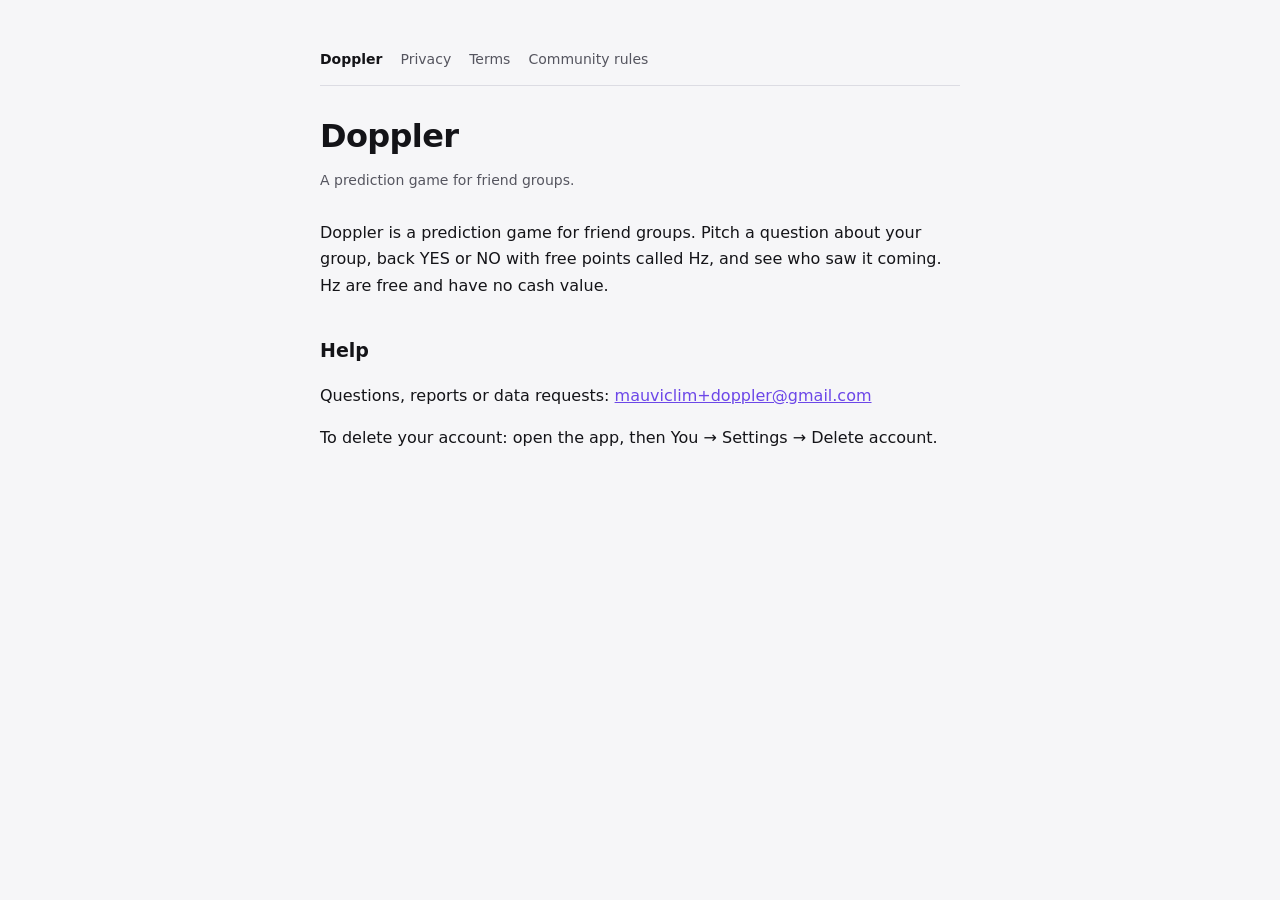
<file: index.html>
<!doctype html>
<html lang="en">
<head>
<meta charset="utf-8">
<meta name="viewport" content="width=device-width, initial-scale=1, viewport-fit=cover">
<title>Doppler</title>
<link rel="stylesheet" href="style.css">
</head>
<body>
<main>
<nav><a href="index.html" aria-current="page">Doppler</a><a href="privacy.html">Privacy</a><a href="terms.html">Terms</a><a href="rules.html">Community rules</a></nav>
<h1>Doppler</h1>
<p class="meta">A prediction game for friend groups.</p>
<p>Doppler is a prediction game for friend groups. Pitch a question about your group, back YES or NO with free points called Hz, and see who saw it coming. Hz are free and have no cash value.</p>
<h2>Help</h2>
<p>Questions, reports or data requests: <a href="mailto:mauviclim+doppler@gmail.com">mauviclim+doppler@gmail.com</a></p>
<p>To delete your account: open the app, then You → Settings → Delete account.</p>
</main>
</body>
</html>
</file>
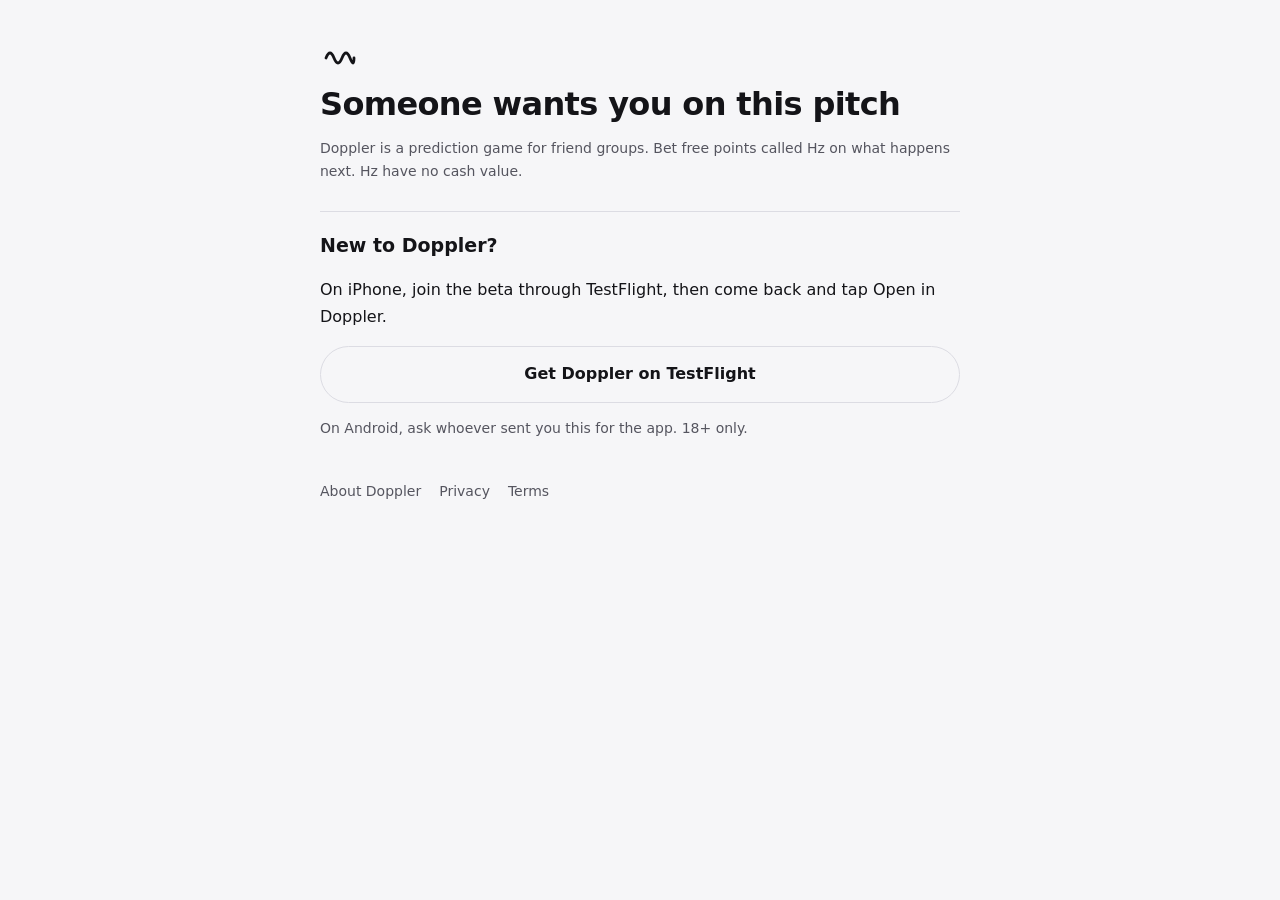
<file: p.html>
<!doctype html>
<html lang="en">
<head>
<meta charset="utf-8">
<meta name="viewport" content="width=device-width, initial-scale=1, viewport-fit=cover">
<meta name="robots" content="noindex">
<title>A pitch on Doppler</title>
<link rel="stylesheet" href="style.css">
<style>
  .btn { display: block; text-align: center; font-weight: 600; text-decoration: none; padding: 14px 18px; border-radius: 999px; margin: 10px 0; }
  .btn.primary { background: var(--fg); color: var(--bg); }
  .btn.quiet { border: 1px solid var(--line); color: var(--fg); }
  .code { font-size: 30px; font-weight: 600; letter-spacing: 0.14em; margin: 2px 0 0; }
  .box { border-top: 1px solid var(--line); padding-top: 18px; margin-top: 28px; }
  [hidden] { display: none !important; }
</style>
</head>
<body>
<main>
<svg class="wave" viewBox="0 0 16 10" aria-hidden="true"><path d="M1 5 Q3 0 5 5 T9 5 T13 5 T15 5" stroke="currentColor" stroke-width="1.4" fill="none" stroke-linecap="round"/></svg>
<h1>Someone wants you on this pitch</h1>
<p class="meta">Doppler is a prediction game for friend groups. Bet free points called Hz on what happens next. Hz have no cash value.</p>

<a class="btn primary" id="open" href="index.html">Open in Doppler</a>

<div id="code-box" class="box" hidden>
  <p class="meta" style="margin:0">Room code</p>
  <p class="code" id="code"></p>
  <p class="meta">Already have Doppler? Tap Open in Doppler above, or type the code under Join a group.</p>
</div>

<div class="box">
  <h2 style="margin-top:0">New to Doppler?</h2>
  <p>On iPhone, join the beta through TestFlight, then come back and tap Open in Doppler.</p>
  <a class="btn quiet" href="https://testflight.apple.com/join/1mY8NhDV">Get Doppler on TestFlight</a>
  <p class="meta">On Android, ask whoever sent you this for the app. 18+ only.</p>
</div>

<nav style="border:0;margin-top:40px"><a href="index.html">About Doppler</a><a href="privacy.html">Privacy</a><a href="terms.html">Terms</a></nav>
</main>
<script>
  // The link looks like p.html#m=<pitch id>&c=<room code>. Everything after # stays in the browser.
  var q = new URLSearchParams(location.hash.slice(1));
  var m = q.get('m') || '';
  var c = (q.get('c') || '').toUpperCase();
  if (!/^[0-9a-f-]{36}$/i.test(m)) m = '';
  if (!/^[A-Z0-9]{4,16}$/.test(c)) c = '';
  var open = document.getElementById('open');
  if (c) {
    open.href = 'doppler://join/' + c + (m ? '?m=' + m : '');
    document.getElementById('code').textContent = c;
    document.getElementById('code-box').hidden = false;
  } else if (m) {
    open.href = 'doppler://market/' + m;
  } else {
    open.hidden = true;
  }
</script>
</body>
</html>
</file>
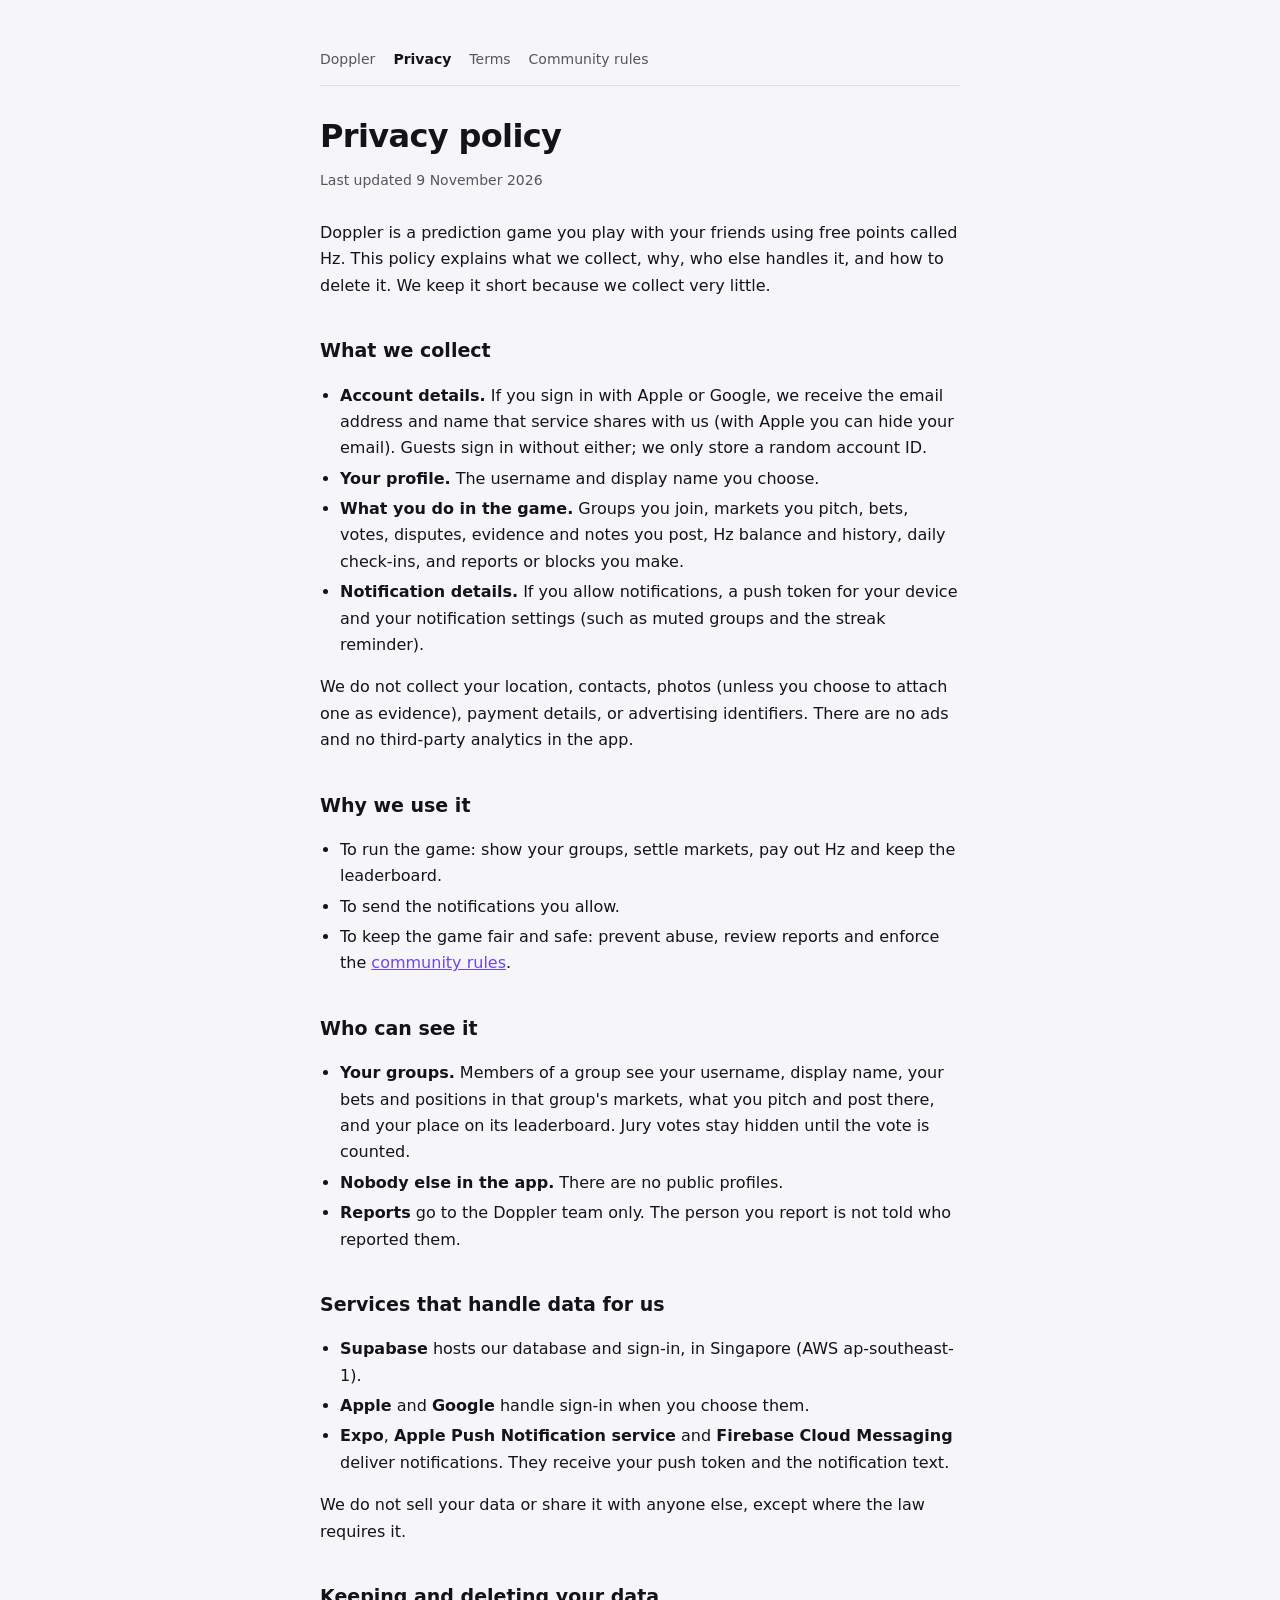
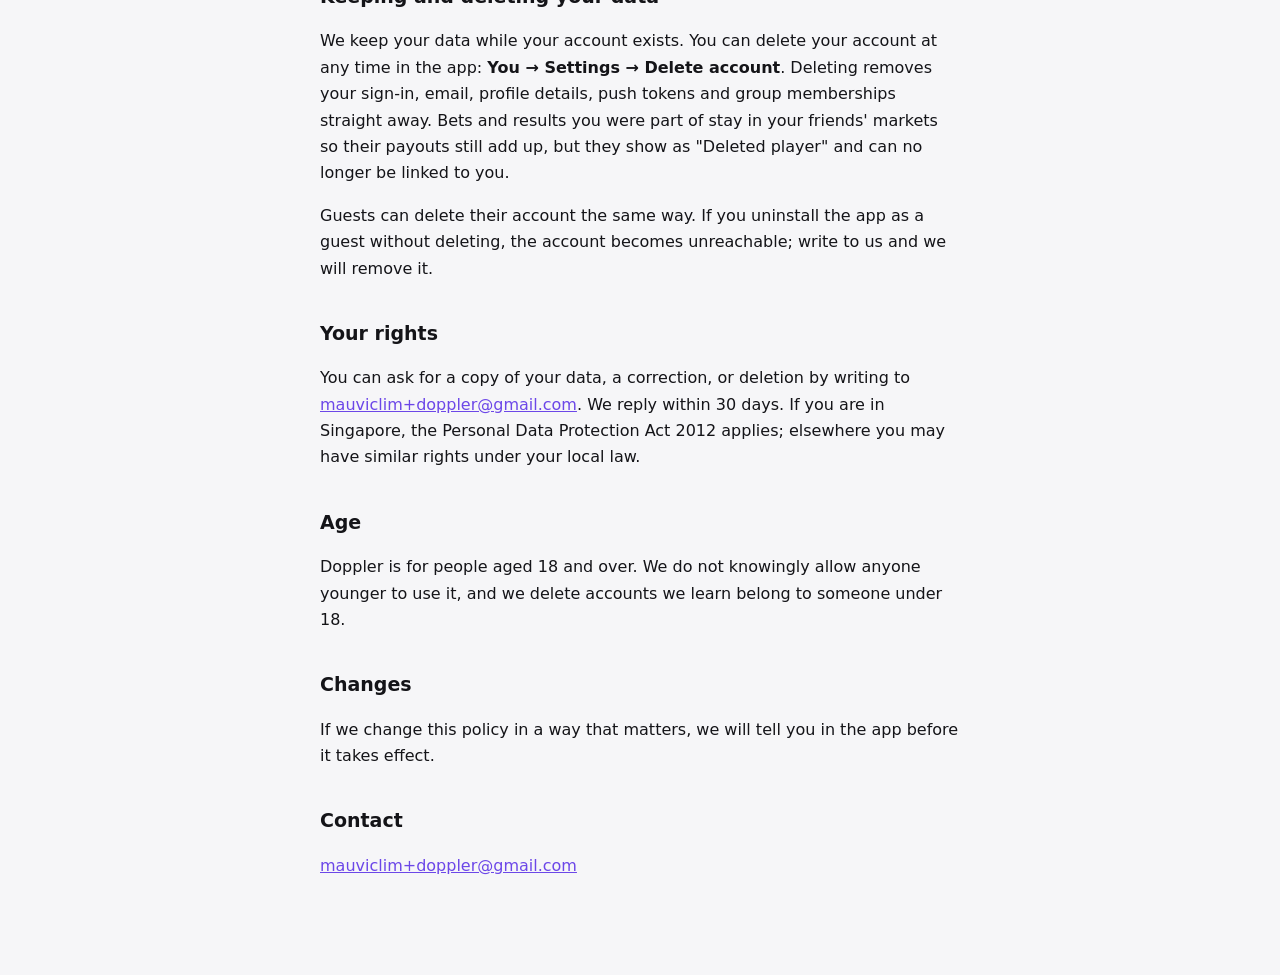
<file: privacy.html>
<!doctype html>
<html lang="en">
<head>
<meta charset="utf-8">
<meta name="viewport" content="width=device-width, initial-scale=1, viewport-fit=cover">
<title>Doppler Privacy Policy</title>
<link rel="stylesheet" href="style.css">
</head>
<body>
<main>
<nav><a href="index.html">Doppler</a><a href="privacy.html" aria-current="page">Privacy</a><a href="terms.html">Terms</a><a href="rules.html">Community rules</a></nav>
<h1>Privacy policy</h1>
<p class="meta">Last updated 9 November 2026</p>

<p>Doppler is a prediction game you play with your friends using free points called Hz. This policy explains what we collect, why, who else handles it, and how to delete it. We keep it short because we collect very little.</p>

<h2>What we collect</h2>
<ul>
  <li><b>Account details.</b> If you sign in with Apple or Google, we receive the email address and name that service shares with us (with Apple you can hide your email). Guests sign in without either; we only store a random account ID.</li>
  <li><b>Your profile.</b> The username and display name you choose.</li>
  <li><b>What you do in the game.</b> Groups you join, markets you pitch, bets, votes, disputes, evidence and notes you post, Hz balance and history, daily check-ins, and reports or blocks you make.</li>
  <li><b>Notification details.</b> If you allow notifications, a push token for your device and your notification settings (such as muted groups and the streak reminder).</li>
</ul>
<p>We do not collect your location, contacts, photos (unless you choose to attach one as evidence), payment details, or advertising identifiers. There are no ads and no third-party analytics in the app.</p>

<h2>Why we use it</h2>
<ul>
  <li>To run the game: show your groups, settle markets, pay out Hz and keep the leaderboard.</li>
  <li>To send the notifications you allow.</li>
  <li>To keep the game fair and safe: prevent abuse, review reports and enforce the <a href="rules.html">community rules</a>.</li>
</ul>

<h2>Who can see it</h2>
<ul>
  <li><b>Your groups.</b> Members of a group see your username, display name, your bets and positions in that group's markets, what you pitch and post there, and your place on its leaderboard. Jury votes stay hidden until the vote is counted.</li>
  <li><b>Nobody else in the app.</b> There are no public profiles.</li>
  <li><b>Reports</b> go to the Doppler team only. The person you report is not told who reported them.</li>
</ul>

<h2>Services that handle data for us</h2>
<ul>
  <li><b>Supabase</b> hosts our database and sign-in, in Singapore (AWS ap-southeast-1).</li>
  <li><b>Apple</b> and <b>Google</b> handle sign-in when you choose them.</li>
  <li><b>Expo</b>, <b>Apple Push Notification service</b> and <b>Firebase Cloud Messaging</b> deliver notifications. They receive your push token and the notification text.</li>
</ul>
<p>We do not sell your data or share it with anyone else, except where the law requires it.</p>

<h2>Keeping and deleting your data</h2>
<p>We keep your data while your account exists. You can delete your account at any time in the app: <b>You → Settings → Delete account</b>. Deleting removes your sign-in, email, profile details, push tokens and group memberships straight away. Bets and results you were part of stay in your friends' markets so their payouts still add up, but they show as "Deleted player" and can no longer be linked to you.</p>
<p>Guests can delete their account the same way. If you uninstall the app as a guest without deleting, the account becomes unreachable; write to us and we will remove it.</p>

<h2>Your rights</h2>
<p>You can ask for a copy of your data, a correction, or deletion by writing to <a href="mailto:mauviclim+doppler@gmail.com">mauviclim+doppler@gmail.com</a>. We reply within 30 days. If you are in Singapore, the Personal Data Protection Act 2012 applies; elsewhere you may have similar rights under your local law.</p>

<h2>Age</h2>
<p>Doppler is for people aged 18 and over. We do not knowingly allow anyone younger to use it, and we delete accounts we learn belong to someone under 18.</p>

<h2>Changes</h2>
<p>If we change this policy in a way that matters, we will tell you in the app before it takes effect.</p>

<h2>Contact</h2>
<p><a href="mailto:mauviclim+doppler@gmail.com">mauviclim+doppler@gmail.com</a></p>
</main>
</body>
</html>
</file>
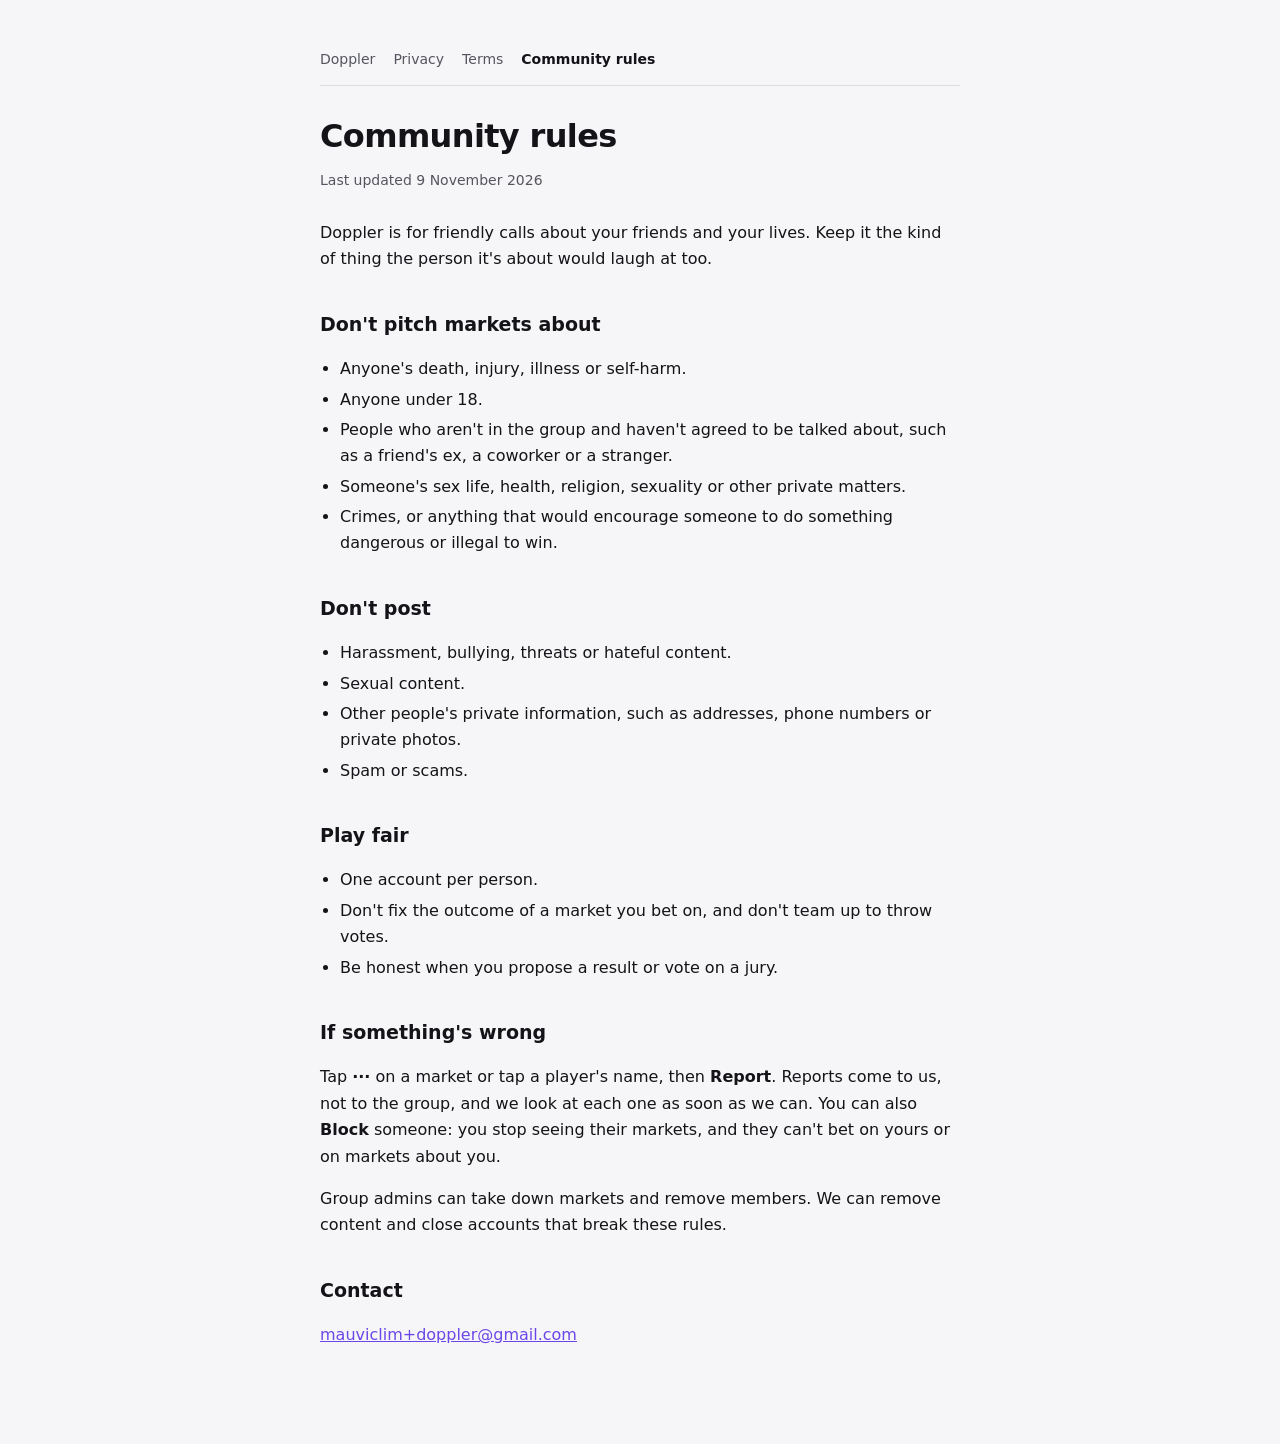
<file: rules.html>
<!doctype html>
<html lang="en">
<head>
<meta charset="utf-8">
<meta name="viewport" content="width=device-width, initial-scale=1, viewport-fit=cover">
<title>Doppler Community Rules</title>
<link rel="stylesheet" href="style.css">
</head>
<body>
<main>
<nav><a href="index.html">Doppler</a><a href="privacy.html">Privacy</a><a href="terms.html">Terms</a><a href="rules.html" aria-current="page">Community rules</a></nav>
<h1>Community rules</h1>
<p class="meta">Last updated 9 November 2026</p>

<p>Doppler is for friendly calls about your friends and your lives. Keep it the kind of thing the person it's about would laugh at too.</p>

<h2>Don't pitch markets about</h2>
<ul>
  <li>Anyone's death, injury, illness or self-harm.</li>
  <li>Anyone under 18.</li>
  <li>People who aren't in the group and haven't agreed to be talked about, such as a friend's ex, a coworker or a stranger.</li>
  <li>Someone's sex life, health, religion, sexuality or other private matters.</li>
  <li>Crimes, or anything that would encourage someone to do something dangerous or illegal to win.</li>
</ul>

<h2>Don't post</h2>
<ul>
  <li>Harassment, bullying, threats or hateful content.</li>
  <li>Sexual content.</li>
  <li>Other people's private information, such as addresses, phone numbers or private photos.</li>
  <li>Spam or scams.</li>
</ul>

<h2>Play fair</h2>
<ul>
  <li>One account per person.</li>
  <li>Don't fix the outcome of a market you bet on, and don't team up to throw votes.</li>
  <li>Be honest when you propose a result or vote on a jury.</li>
</ul>

<h2>If something's wrong</h2>
<p>Tap <b>···</b> on a market or tap a player's name, then <b>Report</b>. Reports come to us, not to the group, and we look at each one as soon as we can. You can also <b>Block</b> someone: you stop seeing their markets, and they can't bet on yours or on markets about you.</p>
<p>Group admins can take down markets and remove members. We can remove content and close accounts that break these rules.</p>

<h2>Contact</h2>
<p><a href="mailto:mauviclim+doppler@gmail.com">mauviclim+doppler@gmail.com</a></p>
</main>
</body>
</html>
</file>
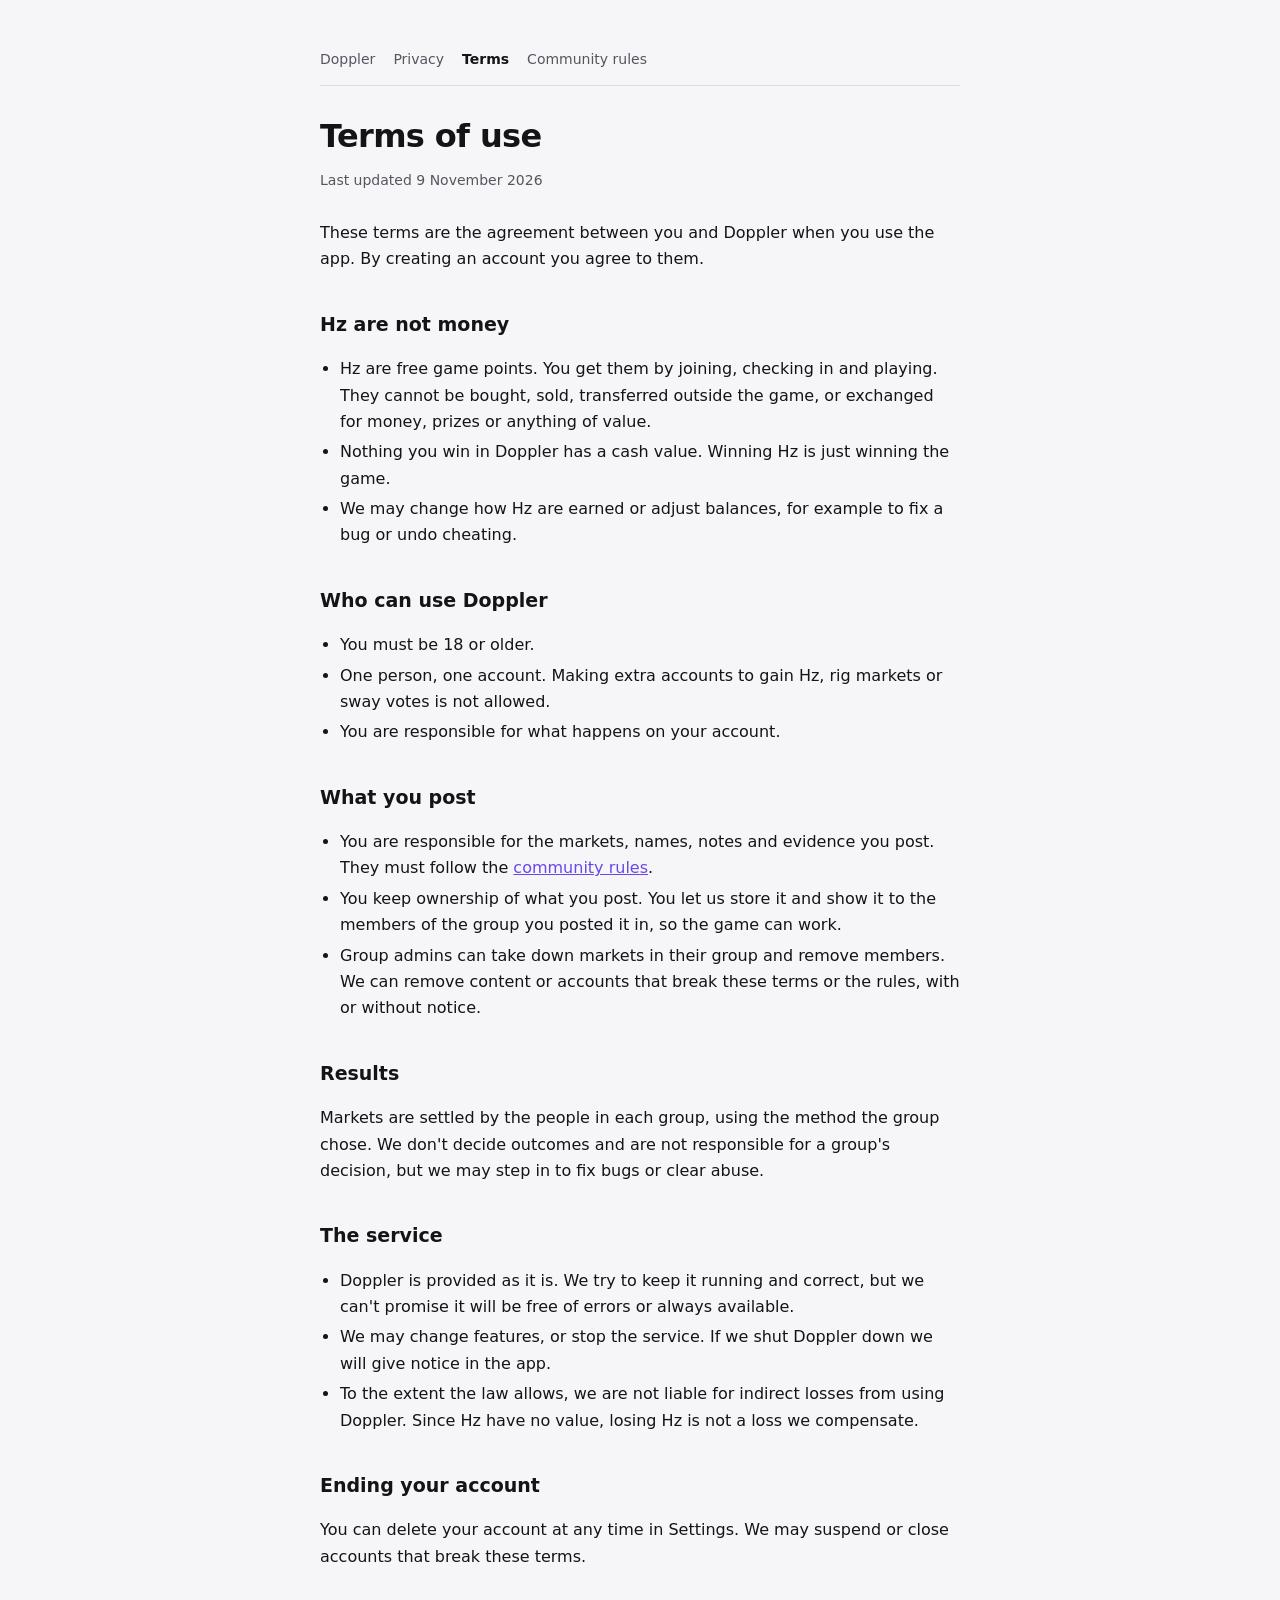
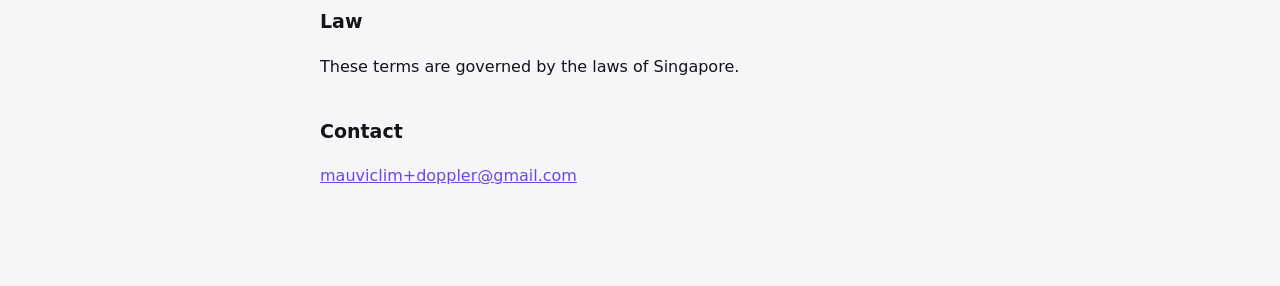
<file: terms.html>
<!doctype html>
<html lang="en">
<head>
<meta charset="utf-8">
<meta name="viewport" content="width=device-width, initial-scale=1, viewport-fit=cover">
<title>Doppler Terms</title>
<link rel="stylesheet" href="style.css">
</head>
<body>
<main>
<nav><a href="index.html">Doppler</a><a href="privacy.html">Privacy</a><a href="terms.html" aria-current="page">Terms</a><a href="rules.html">Community rules</a></nav>
<h1>Terms of use</h1>
<p class="meta">Last updated 9 November 2026</p>

<p>These terms are the agreement between you and Doppler when you use the app. By creating an account you agree to them.</p>

<h2>Hz are not money</h2>
<ul>
  <li>Hz are free game points. You get them by joining, checking in and playing. They cannot be bought, sold, transferred outside the game, or exchanged for money, prizes or anything of value.</li>
  <li>Nothing you win in Doppler has a cash value. Winning Hz is just winning the game.</li>
  <li>We may change how Hz are earned or adjust balances, for example to fix a bug or undo cheating.</li>
</ul>

<h2>Who can use Doppler</h2>
<ul>
  <li>You must be 18 or older.</li>
  <li>One person, one account. Making extra accounts to gain Hz, rig markets or sway votes is not allowed.</li>
  <li>You are responsible for what happens on your account.</li>
</ul>

<h2>What you post</h2>
<ul>
  <li>You are responsible for the markets, names, notes and evidence you post. They must follow the <a href="rules.html">community rules</a>.</li>
  <li>You keep ownership of what you post. You let us store it and show it to the members of the group you posted it in, so the game can work.</li>
  <li>Group admins can take down markets in their group and remove members. We can remove content or accounts that break these terms or the rules, with or without notice.</li>
</ul>

<h2>Results</h2>
<p>Markets are settled by the people in each group, using the method the group chose. We don't decide outcomes and are not responsible for a group's decision, but we may step in to fix bugs or clear abuse.</p>

<h2>The service</h2>
<ul>
  <li>Doppler is provided as it is. We try to keep it running and correct, but we can't promise it will be free of errors or always available.</li>
  <li>We may change features, or stop the service. If we shut Doppler down we will give notice in the app.</li>
  <li>To the extent the law allows, we are not liable for indirect losses from using Doppler. Since Hz have no value, losing Hz is not a loss we compensate.</li>
</ul>

<h2>Ending your account</h2>
<p>You can delete your account at any time in Settings. We may suspend or close accounts that break these terms.</p>

<h2>Law</h2>
<p>These terms are governed by the laws of Singapore.</p>

<h2>Contact</h2>
<p><a href="mailto:mauviclim+doppler@gmail.com">mauviclim+doppler@gmail.com</a></p>
</main>
</body>
</html>
</file>
<file: style.css>
:root {
  --bg: #F6F6F8; --fg: #141418; --muted: #55555F; --line: #DCDCE3; --accent: #6C47E8;
  color-scheme: light;
}
@media (prefers-color-scheme: dark) {
  :root { --bg: #0A0A0C; --fg: #EDEDF0; --muted: #9C9CA6; --line: #2A2A31; --accent: #9775FA; color-scheme: dark; }
}
* { box-sizing: border-box; }
body { margin: 0; background: var(--bg); color: var(--fg); font: 16px/1.65 "Inter", system-ui, -apple-system, "Segoe UI", sans-serif; }
main { max-width: 680px; margin: 0 auto; padding: 48px max(20px, env(safe-area-inset-left)) 80px; }
h1 { font-size: 32px; line-height: 1.15; letter-spacing: -0.02em; margin: 0 0 6px; }
h2 { font-size: 19px; margin: 36px 0 8px; }
p, li { color: var(--fg); }
.meta { color: var(--muted); font-size: 14px; margin-bottom: 28px; }
a { color: var(--accent); }
ul { padding-left: 20px; }
li { margin: 4px 0; }
nav { display: flex; gap: 18px; flex-wrap: wrap; font-size: 14px; border-bottom: 1px solid var(--line); padding-bottom: 14px; margin-bottom: 32px; }
nav a { color: var(--muted); text-decoration: none; }
nav a[aria-current] { color: var(--fg); font-weight: 600; }
.wave { width: 40px; height: 20px; display: block; margin-bottom: 18px; }
</file>
